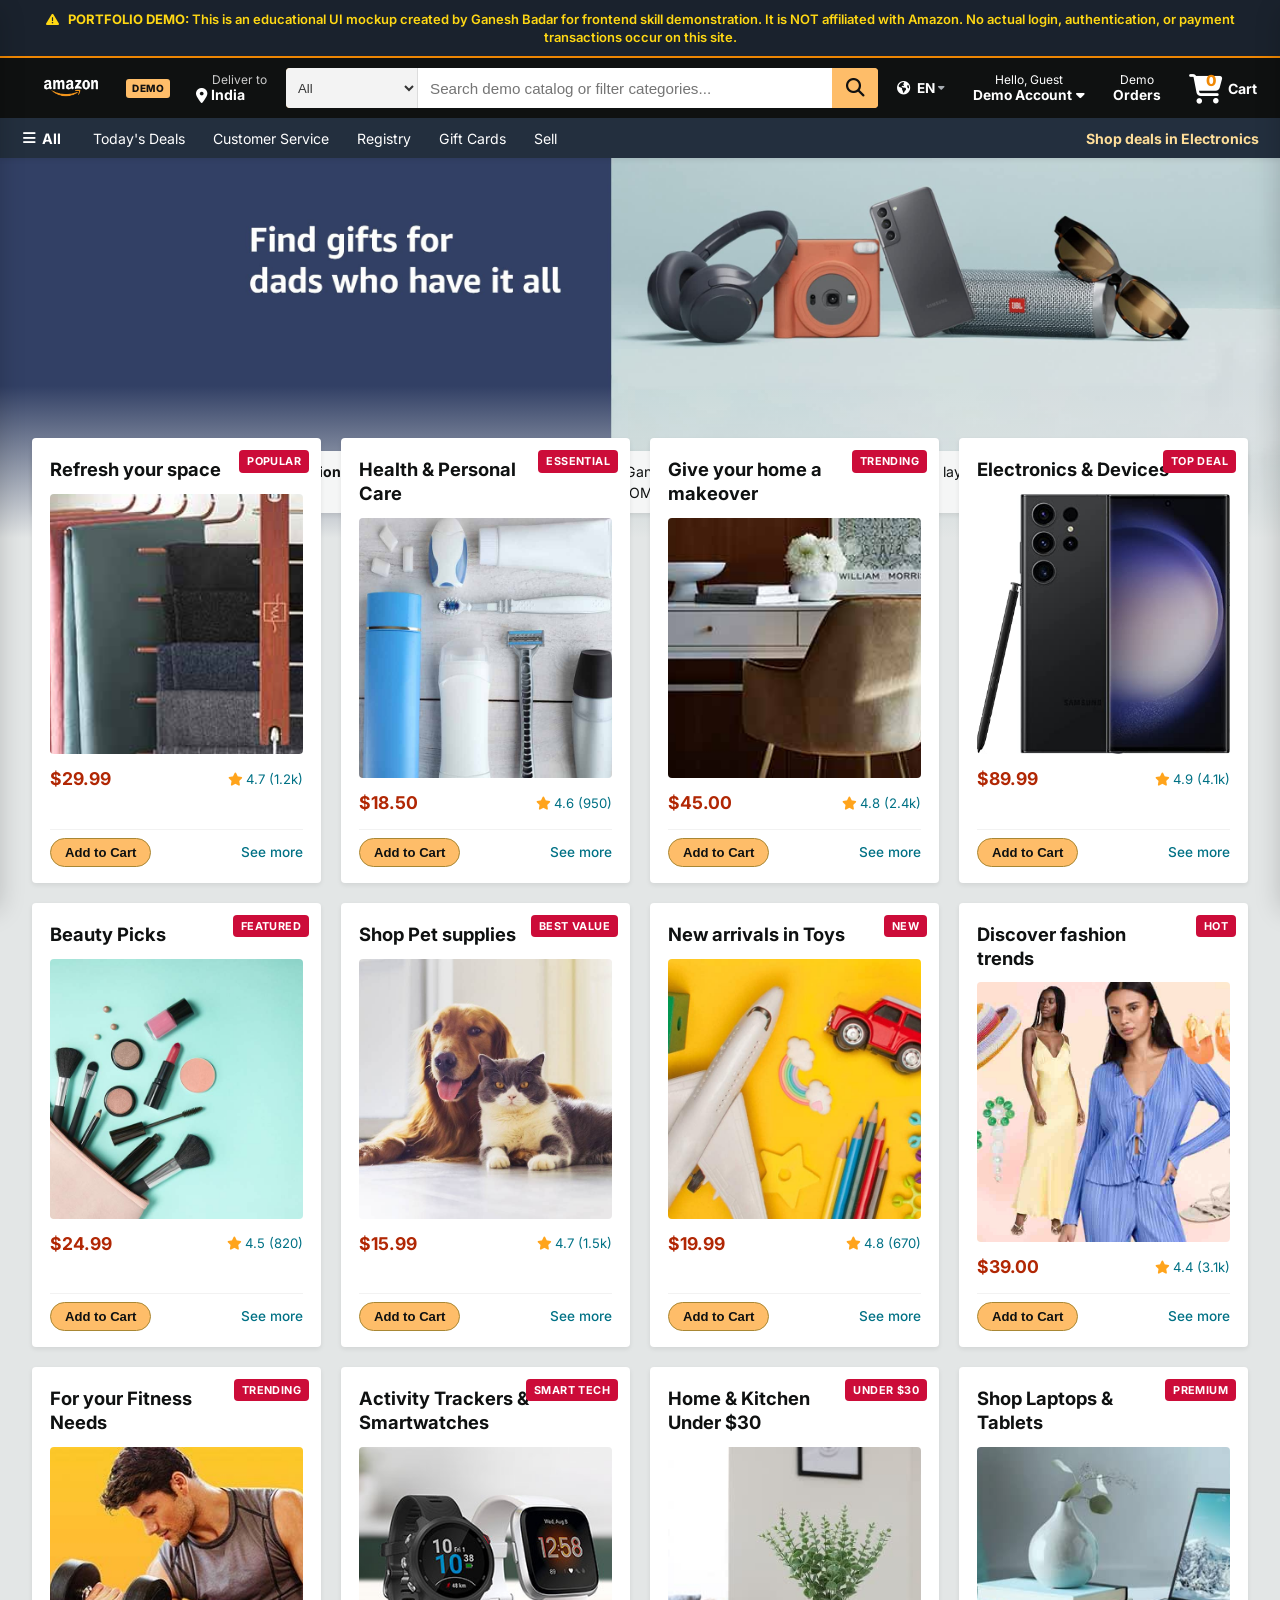
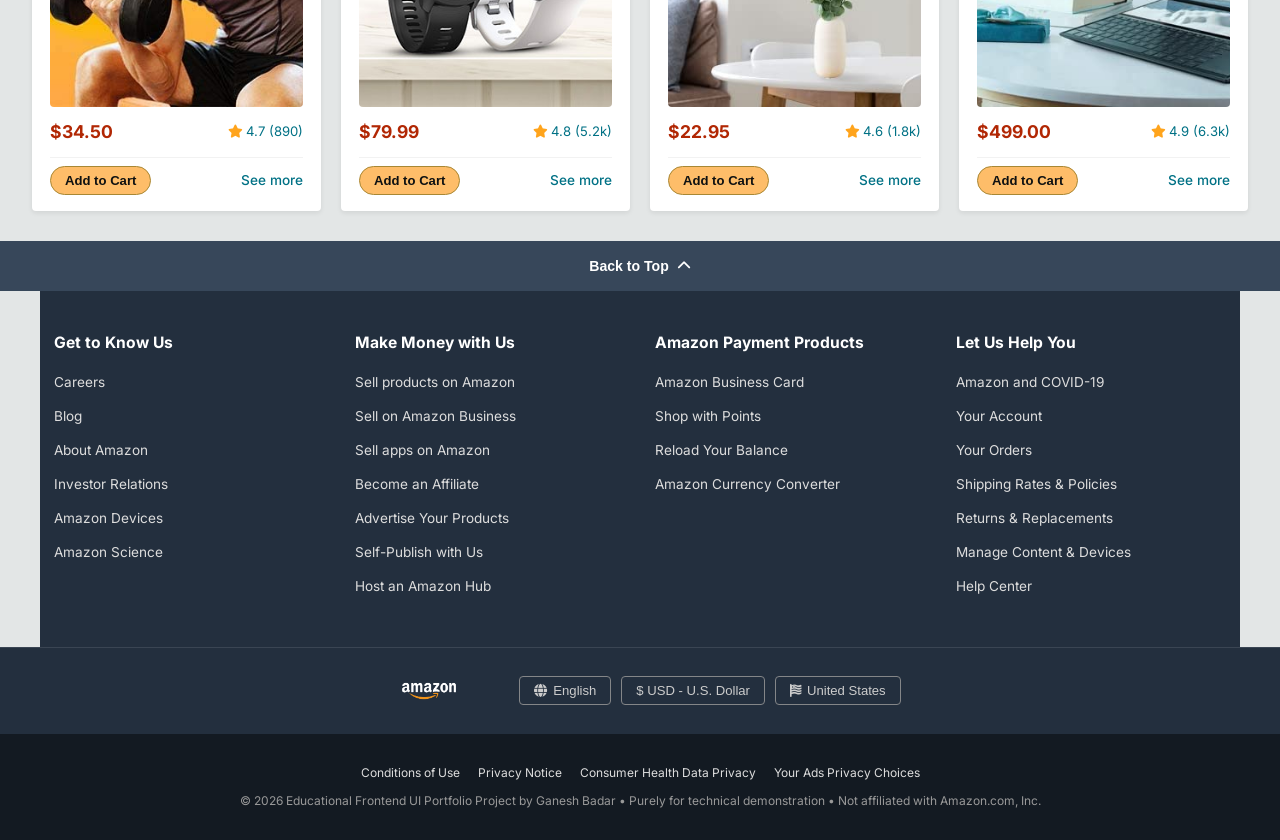
<file: index.html>
<!DOCTYPE html>
<html lang="en">
  <head>
    <meta charset="UTF-8" />
    <meta http-equiv="X-UA-Compatible" content="IE=edge" />
    <meta name="viewport" content="width=device-width, initial-scale=1.0" />
    
    <!-- SEO & Metadata -->
    <title>Educational E-Commerce UI Demo | Frontend Portfolio Showcase</title>
    <meta
      name="description"
      content="Educational E-Commerce UI layout clone built with HTML5, CSS3, and JavaScript by Ganesh Badar for portfolio skill demonstration. Not affiliated with Amazon."
    />
    <meta name="keywords" content="Frontend Portfolio, HTML5, CSS3, JavaScript, Responsive Web Design, UI Clone, Educational Demo" />
    <meta name="author" content="Ganesh Badar" />
    
    <!-- Open Graph / Social Sharing -->
    <meta property="og:title" content="Educational E-Commerce UI Demo | Ganesh Badar" />
    <meta property="og:description" content="Responsive UI demo featuring dynamic search, cart system, and mobile drawer for portfolio review." />
    <meta property="og:type" content="website" />
    
    <!-- Favicon -->
    <link rel="icon" type="image/png" href="amazon_logo.png" />

    <!-- Google Fonts -->
    <link rel="preconnect" href="https://fonts.googleapis.com" />
    <link rel="preconnect" href="https://fonts.gstatic.com" crossorigin />
    <link
      href="https://fonts.googleapis.com/css2?family=Inter:wght@400;500;600;700&display=swap"
      rel="stylesheet"
    />

    <!-- Font Awesome Icons -->
    <link
      rel="stylesheet"
      href="https://cdnjs.cloudflare.com/ajax/libs/font-awesome/6.5.1/css/all.min.css"
      crossorigin="anonymous"
      referrerpolicy="no-referrer"
    />

    <!-- Stylesheet -->
    <link rel="stylesheet" href="style.css" />
  </head>
  <body>
    <!-- Top Skip Link for Accessibility -->
    <a href="#main-content" class="skip-link">Skip to main content</a>

    <!-- EDUCATIONAL DEMO DISCLAIMER BANNER (Prevents Safe Browsing / Phishing False Positives) -->
    <div class="educational-banner" style="background: #1a222d; color: #ffd814; padding: 10px 18px; font-size: 13px; text-align: center; border-bottom: 2px solid #f08804; font-weight: 600; line-height: 1.4;">
      <i class="fa-solid fa-triangle-exclamation" style="margin-right: 6px;"></i>
      <strong>PORTFOLIO DEMO:</strong> This is an educational UI mockup created by Ganesh Badar for frontend skill demonstration. It is NOT affiliated with Amazon. No actual login, authentication, or payment transactions occur on this site.
    </div>

    <!-- Toast Notification -->
    <div id="toast" class="toast" role="alert" aria-live="polite"></div>

    <!-- HEADER / NAVIGATION -->
    <header role="banner">
      <nav class="navbar" aria-label="Main Navigation">
        <!-- Logo with DEMO tag -->
        <a href="index.html" class="nav-logo border" aria-label="Demo E-Commerce Home">
          <div style="display: flex; align-items: center; gap: 5px;">
            <div class="logo" role="img" aria-label="Demo Logo"></div>
            <span style="background: #febd69; color: #111; font-size: 10px; font-weight: 800; padding: 2px 6px; border-radius: 3px; letter-spacing: 0.5px;">DEMO</span>
          </div>
        </a>

        <!-- Deliver to Location -->
        <button
          type="button"
          class="nav-address border"
          id="locationBtn"
          aria-label="Choose delivery location"
        >
          <p class="add-first">Deliver to</p>
          <div class="address-icon">
            <i class="fa-solid fa-location-dot" aria-hidden="true"></i>
            <span class="add-second" id="currentLocation">India</span>
          </div>
        </button>

        <!-- Search Bar with Category Filter -->
        <form class="nav-search" id="searchForm" role="search">
          <label for="searchCategory" class="sr-only">Search Category</label>
          <select class="search-select" id="searchCategory" aria-label="Select category">
            <option value="all">All</option>
            <option value="Electronics">Electronics</option>
            <option value="Home">Home & Kitchen</option>
            <option value="Beauty">Beauty & Health</option>
            <option value="Fashion">Fashion</option>
            <option value="Fitness">Fitness</option>
            <option value="Toys">Toys & Games</option>
          </select>
          
          <label for="searchInput" class="sr-only">Search Products</label>
          <input
            type="text"
            id="searchInput"
            class="search-input"
            placeholder="Search demo catalog or filter categories..."
            autocomplete="off"
            aria-label="Search demo catalog"
          />

          <button
            type="button"
            class="clear-search-btn"
            id="clearSearchBtn"
            aria-label="Clear search"
            style="display: none;"
          >
            <i class="fa-solid fa-xmark" aria-hidden="true"></i>
          </button>

          <button type="submit" class="search-icon" id="searchSubmitBtn" aria-label="Submit search">
            <i class="fa-solid fa-magnifying-glass" aria-hidden="true"></i>
          </button>
        </form>

        <!-- Language Selector -->
        <div class="map-icon border dropdown-trigger" id="langSelector" tabindex="0" role="button" aria-haspopup="true" aria-expanded="false" aria-label="Language selector">
          <i class="fa-solid fa-earth-americas" aria-hidden="true"></i>
          <div class="lang-text">
            <span class="lang-code" id="selectedLang">EN</span>
            <i class="fa-solid fa-caret-down sort-down" aria-hidden="true"></i>
          </div>
          <!-- Language Dropdown -->
          <ul class="dropdown-menu" id="langMenu" role="menu">
            <li role="menuitem" data-lang="EN" class="active"><i class="fa-solid fa-check"></i> English - EN</li>
            <li role="menuitem" data-lang="ES"><i class="fa-solid fa-check"></i> Español - ES</li>
            <li role="menuitem" data-lang="HI"><i class="fa-solid fa-check"></i> हिन्दी - HI</li>
            <li role="menuitem" data-lang="FR"><i class="fa-solid fa-check"></i> Français - FR</li>
          </ul>
        </div>

        <!-- Account Demo -->
        <a href="#demo-account" class="nav-signin border" id="accountBtn" aria-label="Demo Account Showcase">
          <span class="nav-first">Hello, Guest</span>
          <span class="nav-second">Demo Account <i class="fa-solid fa-caret-down" aria-hidden="true"></i></span>
        </a>

        <!-- Returns & Orders -->
        <a href="#orders" class="nav-return border" id="ordersBtn" aria-label="Demo Orders">
          <span class="nav-first">Demo</span>
          <span class="nav-second">Orders</span>
        </a>

        <!-- Cart with Interactive Badge -->
        <button
          type="button"
          class="nav-cart border"
          id="cartBtn"
          aria-label="Shopping Cart, 0 items"
        >
          <div class="cart-icon-container">
            <i class="fa-solid fa-cart-shopping" aria-hidden="true"></i>
            <span class="cart-badge" id="cartCount">0</span>
          </div>
          <span class="cart-label">Cart</span>
        </button>
      </nav>

      <!-- SUB-NAVIGATION / SECONDARY BAR -->
      <div class="panel">
        <button type="button" class="panel-all border" id="openMenuBtn" aria-label="Open All Categories Menu">
          <i class="fa-solid fa-bars" aria-hidden="true"></i>
          <span>All</span>
        </button>

        <ul class="panel-options" role="menubar">
          <li role="none"><a role="menuitem" href="#deals" class="panel-link">Today's Deals</a></li>
          <li role="none"><a role="menuitem" href="#customer-service" class="panel-link">Customer Service</a></li>
          <li role="none"><a role="menuitem" href="#registry" class="panel-link">Registry</a></li>
          <li role="none"><a role="menuitem" href="#gift-cards" class="panel-link">Gift Cards</a></li>
          <li role="none"><a role="menuitem" href="#sell" class="panel-link">Sell</a></li>
        </ul>

        <div class="panel-deals">
          <a href="#electronics-deals" class="panel-link highlight-deal">Shop deals in Electronics</a>
        </div>
      </div>
    </header>

    <!-- SIDE NAVIGATION DRAWER (Amazon-style Sidebar) -->
    <aside id="sideDrawer" class="side-drawer" aria-label="All Categories Menu" aria-hidden="true">
      <div class="drawer-header">
        <i class="fa-solid fa-circle-user" aria-hidden="true"></i>
        <span>Demo Guest Profile</span>
        <button type="button" class="drawer-close-btn" id="closeMenuBtn" aria-label="Close Menu">
          <i class="fa-solid fa-xmark" aria-hidden="true"></i>
        </button>
      </div>
      <div class="drawer-content">
        <div class="drawer-section">
          <h3>Digital Content & Devices</h3>
          <ul>
            <li><a href="#amazon-music">Amazon Music <i class="fa-solid fa-chevron-right"></i></a></li>
            <li><a href="#kindle">Kindle E-readers & Books <i class="fa-solid fa-chevron-right"></i></a></li>
            <li><a href="#appstore">Amazon Appstore <i class="fa-solid fa-chevron-right"></i></a></li>
          </ul>
        </div>
        <div class="drawer-section">
          <h3>Shop by Department</h3>
          <ul>
            <li><a href="#electronics" data-category="Electronics">Electronics <i class="fa-solid fa-chevron-right"></i></a></li>
            <li><a href="#home" data-category="Home">Home & Kitchen <i class="fa-solid fa-chevron-right"></i></a></li>
            <li><a href="#beauty" data-category="Beauty">Beauty & Health <i class="fa-solid fa-chevron-right"></i></a></li>
            <li><a href="#fashion" data-category="Fashion">Fashion & Apparel <i class="fa-solid fa-chevron-right"></i></a></li>
            <li><a href="#fitness" data-category="Fitness">Sports & Fitness <i class="fa-solid fa-chevron-right"></i></a></li>
          </ul>
        </div>
        <div class="drawer-section">
          <h3>Programs & Features</h3>
          <ul>
            <li><a href="#gift-cards">Gift Cards</a></li>
            <li><a href="#amazon-live">Amazon Live</a></li>
            <li><a href="#international">International Shopping</a></li>
          </ul>
        </div>
        <div class="drawer-section">
          <h3>Help & Settings</h3>
          <ul>
            <li><a href="#account">Demo Account Settings</a></li>
            <li><a href="#customer-service">Customer Support Demo</a></li>
            <li><a href="#close" id="sideDrawerCloseLink">Close Menu</a></li>
          </ul>
        </div>
      </div>
    </aside>
    <div id="drawerOverlay" class="drawer-overlay" tabindex="-1"></div>

    <!-- CART SLIDE-OUT DRAWER -->
    <aside id="cartDrawer" class="cart-drawer" aria-label="Shopping Cart Drawer" aria-hidden="true">
      <div class="cart-drawer-header">
        <h2><i class="fa-solid fa-cart-shopping"></i> Shopping Cart</h2>
        <button type="button" class="cart-close-btn" id="closeCartBtn" aria-label="Close Cart">
          <i class="fa-solid fa-xmark"></i>
        </button>
      </div>
      <div class="cart-drawer-body" id="cartDrawerItems">
        <!-- Rendered dynamically via JavaScript -->
        <div class="empty-cart-view">
          <i class="fa-solid fa-basket-shopping empty-icon"></i>
          <p>Your Amazon Cart is empty.</p>
          <small>Check out items below and click "Add to Cart" to start shopping!</small>
        </div>
      </div>
      <div class="cart-drawer-footer" id="cartDrawerFooter">
        <div class="cart-subtotal">
          <span>Subtotal (<span id="cartTotalItems">0</span> items):</span>
          <strong id="cartTotalPrice">$0.00</strong>
        </div>
        <button type="button" class="btn-checkout" id="checkoutBtn">Proceed to Checkout</button>
        <button type="button" class="btn-clear-cart" id="clearCartBtn">Clear Cart</button>
      </div>
    </aside>
    <div id="cartOverlay" class="drawer-overlay" tabindex="-1"></div>

    <!-- LOCATION MODAL -->
    <div id="locationModal" class="modal" role="dialog" aria-modal="true" aria-labelledby="modalTitle" aria-hidden="true">
      <div class="modal-dialog">
        <div class="modal-header">
          <h3 id="modalTitle">Choose your delivery location</h3>
          <button type="button" class="modal-close" id="closeLocationModal" aria-label="Close modal">
            <i class="fa-solid fa-xmark"></i>
          </button>
        </div>
        <div class="modal-body">
          <p class="modal-subtitle">Delivery options and delivery speeds may vary for different locations.</p>
          <div class="form-group">
            <label for="countrySelect">Select Country / Region:</label>
            <select id="countrySelect" class="form-control">
              <option value="India">India</option>
              <option value="United States">United States</option>
              <option value="United Kingdom">United Kingdom</option>
              <option value="Canada">Canada</option>
              <option value="Germany">Germany</option>
              <option value="Australia">Australia</option>
            </select>
          </div>
          <div class="form-group">
            <label for="pincodeInput">Or enter a postal code:</label>
            <div class="pincode-row">
              <input type="text" id="pincodeInput" class="form-control" placeholder="e.g. 110001 or 90210" maxlength="10" />
              <button type="button" class="btn-apply" id="applyPincodeBtn">Apply</button>
            </div>
          </div>
        </div>
        <div class="modal-footer">
          <button type="button" class="btn-save-location" id="saveLocationBtn">Done</button>
        </div>
      </div>
    </div>
    <div id="modalOverlay" class="drawer-overlay" tabindex="-1"></div>

    <!-- MAIN CONTENT -->
    <main id="main-content" role="main">
      <!-- HERO BANNER SECTION -->
      <section class="hero-section" aria-label="Hero Promotion Banner">
        <div class="hero-msg" role="region" aria-label="Educational Notice">
          <p>
            You are currently browsing an <strong>Educational E-Commerce UI Prototype</strong> designed by Ganesh Badar.
            Demonstrating modern CSS Grid layouts, fluid responsiveness, and Vanilla JavaScript DOM interactivity.
          </p>
        </div>
      </section>

      <!-- FILTER STATUS BAR (Appears on Search / Filter) -->
      <section class="filter-status-bar" id="filterStatusBar" style="display: none;">
        <span id="filterStatusText">Showing all results</span>
        <button type="button" id="resetFilterBtn" class="btn-reset-filter">
          <i class="fa-solid fa-rotate-left"></i> Reset Filter
        </button>
      </section>

      <!-- CMS-DRIVEN PRODUCT SHOP SECTION -->
      <section class="shop-section" id="shopSection" aria-label="Product Categories & Deals">
        <!-- Rendered dynamically by app.js (CMS Hydration) with fallback markup -->

        <!-- Card 1 -->
        <article class="box" data-id="1" data-category="Home" data-title="Refresh your space">
          <div class="box-content">
            <span class="box-badge">Popular</span>
            <h2>Refresh your space</h2>
            <div class="box-img" style="background-image: url('box1_image.jpg')" role="img" aria-label="Refresh your space"></div>
            <div class="box-meta">
              <span class="box-price">$29.99</span>
              <span class="box-rating"><i class="fa-solid fa-star"></i> 4.7 (1.2k)</span>
            </div>
            <div class="box-actions">
              <button type="button" class="btn-add-cart" data-id="1">Add to Cart</button>
              <a href="#see-more-1" class="see-more-link">See more</a>
            </div>
          </div>
        </article>

        <!-- Card 2 -->
        <article class="box" data-id="2" data-category="Beauty" data-title="Health & Personal Care">
          <div class="box-content">
            <span class="box-badge">Essential</span>
            <h2>Health & Personal Care</h2>
            <div class="box-img" style="background-image: url('box2_image.jpg')" role="img" aria-label="Health and Personal Care"></div>
            <div class="box-meta">
              <span class="box-price">$18.50</span>
              <span class="box-rating"><i class="fa-solid fa-star"></i> 4.6 (950)</span>
            </div>
            <div class="box-actions">
              <button type="button" class="btn-add-cart" data-id="2">Add to Cart</button>
              <a href="#see-more-2" class="see-more-link">See more</a>
            </div>
          </div>
        </article>

        <!-- Card 3 -->
        <article class="box" data-id="3" data-category="Home" data-title="Give your home a makeover">
          <div class="box-content">
            <span class="box-badge">Trending</span>
            <h2>Give your home a makeover</h2>
            <div class="box-img" style="background-image: url('box3_image.jpg')" role="img" aria-label="Give your home a makeover"></div>
            <div class="box-meta">
              <span class="box-price">$45.00</span>
              <span class="box-rating"><i class="fa-solid fa-star"></i> 4.8 (2.4k)</span>
            </div>
            <div class="box-actions">
              <button type="button" class="btn-add-cart" data-id="3">Add to Cart</button>
              <a href="#see-more-3" class="see-more-link">See more</a>
            </div>
          </div>
        </article>

        <!-- Card 4 -->
        <article class="box" data-id="4" data-category="Electronics" data-title="Electronics & Devices">
          <div class="box-content">
            <span class="box-badge">Top Deal</span>
            <h2>Electronics & Devices</h2>
            <div class="box-img" style="background-image: url('box4_image.jpg')" role="img" aria-label="Electronics and Devices"></div>
            <div class="box-meta">
              <span class="box-price">$89.99</span>
              <span class="box-rating"><i class="fa-solid fa-star"></i> 4.9 (4.1k)</span>
            </div>
            <div class="box-actions">
              <button type="button" class="btn-add-cart" data-id="4">Add to Cart</button>
              <a href="#see-more-4" class="see-more-link">See more</a>
            </div>
          </div>
        </article>

        <!-- Card 5 -->
        <article class="box" data-id="5" data-category="Beauty" data-title="Beauty Picks">
          <div class="box-content">
            <span class="box-badge">Featured</span>
            <h2>Beauty Picks</h2>
            <div class="box-img" style="background-image: url('box5_image.jpg')" role="img" aria-label="Beauty Picks"></div>
            <div class="box-meta">
              <span class="box-price">$24.99</span>
              <span class="box-rating"><i class="fa-solid fa-star"></i> 4.5 (820)</span>
            </div>
            <div class="box-actions">
              <button type="button" class="btn-add-cart" data-id="5">Add to Cart</button>
              <a href="#see-more-5" class="see-more-link">See more</a>
            </div>
          </div>
        </article>

        <!-- Card 6 -->
        <article class="box" data-id="6" data-category="Home" data-title="Shop Pet supplies">
          <div class="box-content">
            <span class="box-badge">Best Value</span>
            <h2>Shop Pet supplies</h2>
            <div class="box-img" style="background-image: url('box6_image.jpg')" role="img" aria-label="Shop Pet supplies"></div>
            <div class="box-meta">
              <span class="box-price">$15.99</span>
              <span class="box-rating"><i class="fa-solid fa-star"></i> 4.7 (1.5k)</span>
            </div>
            <div class="box-actions">
              <button type="button" class="btn-add-cart" data-id="6">Add to Cart</button>
              <a href="#see-more-6" class="see-more-link">See more</a>
            </div>
          </div>
        </article>

        <!-- Card 7 -->
        <article class="box" data-id="7" data-category="Toys" data-title="New arrivals in Toys">
          <div class="box-content">
            <span class="box-badge">New</span>
            <h2>New arrivals in Toys</h2>
            <div class="box-img" style="background-image: url('box7_image.jpg')" role="img" aria-label="New arrivals in Toys"></div>
            <div class="box-meta">
              <span class="box-price">$19.99</span>
              <span class="box-rating"><i class="fa-solid fa-star"></i> 4.8 (670)</span>
            </div>
            <div class="box-actions">
              <button type="button" class="btn-add-cart" data-id="7">Add to Cart</button>
              <a href="#see-more-7" class="see-more-link">See more</a>
            </div>
          </div>
        </article>

        <!-- Card 8 -->
        <article class="box" data-id="8" data-category="Fashion" data-title="Discover fashion trends">
          <div class="box-content">
            <span class="box-badge">Hot</span>
            <h2>Discover fashion trends</h2>
            <div class="box-img" style="background-image: url('box8_image.jpg')" role="img" aria-label="Discover fashion trends"></div>
            <div class="box-meta">
              <span class="box-price">$39.00</span>
              <span class="box-rating"><i class="fa-solid fa-star"></i> 4.4 (3.1k)</span>
            </div>
            <div class="box-actions">
              <button type="button" class="btn-add-cart" data-id="8">Add to Cart</button>
              <a href="#see-more-8" class="see-more-link">See more</a>
            </div>
          </div>
        </article>

        <!-- Card 9 -->
        <article class="box" data-id="9" data-category="Fitness" data-title="For your Fitness Needs">
          <div class="box-content">
            <span class="box-badge">Trending</span>
            <h2>For your Fitness Needs</h2>
            <div class="box-img" style="background-image: url('box9_image.jpg')" role="img" aria-label="For your Fitness Needs"></div>
            <div class="box-meta">
              <span class="box-price">$34.50</span>
              <span class="box-rating"><i class="fa-solid fa-star"></i> 4.7 (890)</span>
            </div>
            <div class="box-actions">
              <button type="button" class="btn-add-cart" data-id="9">Add to Cart</button>
              <a href="#see-more-9" class="see-more-link">See more</a>
            </div>
          </div>
        </article>

        <!-- Card 10 -->
        <article class="box" data-id="10" data-category="Electronics" data-title="Activity Trackers & Smartwatches">
          <div class="box-content">
            <span class="box-badge">Smart Tech</span>
            <h2>Activity Trackers & Smartwatches</h2>
            <div class="box-img" style="background-image: url('box10_image.jpg')" role="img" aria-label="Activity trackers and smartwatches"></div>
            <div class="box-meta">
              <span class="box-price">$79.99</span>
              <span class="box-rating"><i class="fa-solid fa-star"></i> 4.8 (5.2k)</span>
            </div>
            <div class="box-actions">
              <button type="button" class="btn-add-cart" data-id="10">Add to Cart</button>
              <a href="#see-more-10" class="see-more-link">See more</a>
            </div>
          </div>
        </article>

        <!-- Card 11 -->
        <article class="box" data-id="11" data-category="Home" data-title="Home & Kitchen Under $30">
          <div class="box-content">
            <span class="box-badge">Under $30</span>
            <h2>Home & Kitchen Under $30</h2>
            <div class="box-img" style="background-image: url('box11_image.jpg')" role="img" aria-label="Home and Kitchen under 30 dollars"></div>
            <div class="box-meta">
              <span class="box-price">$22.95</span>
              <span class="box-rating"><i class="fa-solid fa-star"></i> 4.6 (1.8k)</span>
            </div>
            <div class="box-actions">
              <button type="button" class="btn-add-cart" data-id="11">Add to Cart</button>
              <a href="#see-more-11" class="see-more-link">See more</a>
            </div>
          </div>
        </article>

        <!-- Card 12 -->
        <article class="box" data-id="12" data-category="Electronics" data-title="Shop Laptops & Tablets">
          <div class="box-content">
            <span class="box-badge">Premium</span>
            <h2>Shop Laptops & Tablets</h2>
            <div class="box-img" style="background-image: url('box12_image.jpg')" role="img" aria-label="Shop Laptops and Tablets"></div>
            <div class="box-meta">
              <span class="box-price">$499.00</span>
              <span class="box-rating"><i class="fa-solid fa-star"></i> 4.9 (6.3k)</span>
            </div>
            <div class="box-actions">
              <button type="button" class="btn-add-cart" data-id="12">Add to Cart</button>
              <a href="#see-more-12" class="see-more-link">See more</a>
            </div>
          </div>
        </article>
      </section>

      <!-- EMPTY SEARCH STATE (Hidden by default) -->
      <section class="no-results-view" id="noResultsView" style="display: none;">
        <i class="fa-solid fa-magnifying-glass"></i>
        <h3>No matching products found</h3>
        <p>Try checking your spelling or using more general search terms.</p>
        <button type="button" class="btn-reset-filter" id="noResultsResetBtn">Show All Products</button>
      </section>
    </main>

    <!-- FOOTER -->
    <footer role="contentinfo">
      <!-- Back to Top Button -->
      <button type="button" class="foot-panel1" id="backToTopBtn" aria-label="Back to top of page">
        Back to Top <i class="fa-solid fa-chevron-up" aria-hidden="true"></i>
      </button>

      <!-- Navigation Links Grid -->
      <div class="foot-panel2">
        <div class="foot-column">
          <h3>Get to Know Us</h3>
          <ul>
            <li><a href="#careers">Careers</a></li>
            <li><a href="#blog">Blog</a></li>
            <li><a href="#about">About Amazon</a></li>
            <li><a href="#investors">Investor Relations</a></li>
            <li><a href="#devices">Amazon Devices</a></li>
            <li><a href="#science">Amazon Science</a></li>
          </ul>
        </div>

        <div class="foot-column">
          <h3>Make Money with Us</h3>
          <ul>
            <li><a href="#sell">Sell products on Amazon</a></li>
            <li><a href="#business">Sell on Amazon Business</a></li>
            <li><a href="#apps">Sell apps on Amazon</a></li>
            <li><a href="#affiliate">Become an Affiliate</a></li>
            <li><a href="#advertise">Advertise Your Products</a></li>
            <li><a href="#self-publish">Self-Publish with Us</a></li>
            <li><a href="#hub">Host an Amazon Hub</a></li>
          </ul>
        </div>

        <div class="foot-column">
          <h3>Amazon Payment Products</h3>
          <ul>
            <li><a href="#business-card">Amazon Business Card</a></li>
            <li><a href="#points">Shop with Points</a></li>
            <li><a href="#reload">Reload Your Balance</a></li>
            <li><a href="#currency">Amazon Currency Converter</a></li>
          </ul>
        </div>

        <div class="foot-column">
          <h3>Let Us Help You</h3>
          <ul>
            <li><a href="#covid">Amazon and COVID-19</a></li>
            <li><a href="#account">Your Account</a></li>
            <li><a href="#orders">Your Orders</a></li>
            <li><a href="#shipping">Shipping Rates & Policies</a></li>
            <li><a href="#returns">Returns & Replacements</a></li>
            <li><a href="#devices-manage">Manage Content & Devices</a></li>
            <li><a href="#help">Help Center</a></li>
          </ul>
        </div>
      </div>

      <!-- Footer Brand Logo & Settings -->
      <div class="foot-panel3">
        <div class="logo" role="img" aria-label="Amazon Logo"></div>
        <div class="foot-selectors">
          <button type="button" class="foot-btn" id="footLangBtn">
            <i class="fa-solid fa-globe"></i> English
          </button>
          <button type="button" class="foot-btn" id="footCurrencyBtn">
            $ USD - U.S. Dollar
          </button>
          <button type="button" class="foot-btn" id="footCountryBtn">
            <i class="fa-solid fa-flag-usa"></i> United States
          </button>
        </div>
      </div>

      <!-- Legal Links & Copyright -->
      <div class="foot-panel4">
        <div class="pages">
          <a href="#conditions">Conditions of Use</a>
          <a href="#privacy">Privacy Notice</a>
          <a href="#ads">Consumer Health Data Privacy</a>
          <a href="#choices">Your Ads Privacy Choices</a>
        </div>
        <div class="copyright">
          &copy; 2026 Educational Frontend UI Portfolio Project by Ganesh Badar &bull; Purely for technical demonstration &bull; Not affiliated with Amazon.com, Inc.
        </div>
      </div>
    </footer>

    <!-- Vanilla JavaScript Logic -->
    <script src="app.js"></script>
  </body>
</html>
</file>
<file: style.css>
/* ==========================================================================
   AMAZON CLONE UI - CORE DESIGN SYSTEM & STYLESHEET
   Tech Stack: HTML5, CSS3, JavaScript
   Architecture: Modular CSS with Custom Properties & Fluid Responsiveness
   ========================================================================== */

/* --------------------------------------------------------------------------
   1. CSS RESET & DESIGN TOKENS
   -------------------------------------------------------------------------- */
:root {
  /* Brand Palette */
  --amazon-nav-bg: #131921;
  --amazon-nav-belt: #0f1111;
  --amazon-subnav-bg: #232f3e;
  --amazon-yellow: #febd69;
  --amazon-yellow-hover: #f3a847;
  --amazon-orange: #f08804;
  --amazon-orange-hover: #d67400;
  --amazon-link: #007185;
  --amazon-link-hover: #c7511f;
  --amazon-body-bg: #e3e6e6;
  --amazon-card-bg: #ffffff;
  
  /* Text Colors */
  --text-primary: #0f1111;
  --text-secondary: #565959;
  --text-white: #ffffff;
  --text-muted: #cccccc;

  /* Elevation & Shadows */
  --shadow-sm: 0 2px 5px rgba(0, 0, 0, 0.08);
  --shadow-md: 0 4px 12px rgba(0, 0, 0, 0.12);
  --shadow-lg: 0 10px 24px rgba(0, 0, 0, 0.18);
  --shadow-search-focus: 0 0 0 3px rgba(240, 136, 4, 0.35);

  /* Transitions */
  --transition-fast: 0.15s ease-in-out;
  --transition-normal: 0.25s ease-in-out;
  --transition-drawer: 0.35s cubic-bezier(0.16, 1, 0.3, 1);

  /* Radii */
  --radius-sm: 4px;
  --radius-md: 8px;
  --radius-full: 9999px;
}

*,
*::before,
*::after {
  margin: 0;
  padding: 0;
  box-sizing: border-box; /* Fixed syntax from original border: border-box */
}

html {
  scroll-behavior: smooth;
  font-size: 16px;
}

body {
  font-family: 'Inter', -apple-system, BlinkMacSystemFont, 'Segoe UI', Roboto, Helvetica, Arial, sans-serif;
  background-color: var(--amazon-body-bg);
  color: var(--text-primary);
  line-height: 1.5;
  min-height: 100vh;
  display: flex;
  flex-direction: column;
  overflow-x: hidden;
}

/* Screen reader only utility */
.sr-only {
  position: absolute;
  width: 1px;
  height: 1px;
  padding: 0;
  margin: -1px;
  overflow: hidden;
  clip: rect(0, 0, 0, 0);
  border: 0;
}

/* Accessibility skip link */
.skip-link {
  position: absolute;
  top: -60px;
  left: 10px;
  background: var(--amazon-yellow);
  color: var(--amazon-nav-bg);
  padding: 10px 16px;
  font-weight: 700;
  border-radius: var(--radius-sm);
  z-index: 9999;
  text-decoration: none;
  transition: top 0.2s ease;
}
.skip-link:focus {
  top: 10px;
}

/* --------------------------------------------------------------------------
   2. REUSABLE UTILITIES & BUTTONS
   -------------------------------------------------------------------------- */
.border {
  border: 1px solid transparent;
  border-radius: var(--radius-sm);
  padding: 6px 8px;
  cursor: pointer;
  transition: border-color var(--transition-fast);
  background: transparent;
  color: inherit;
  font: inherit;
  text-decoration: none;
  display: inline-flex;
  align-items: center;
}

.border:hover,
.border:focus-visible {
  border: 1px solid var(--text-white);
  outline: none;
}

/* --------------------------------------------------------------------------
   3. HEADER & PRIMARY NAVBAR
   -------------------------------------------------------------------------- */
header {
  position: sticky;
  top: 0;
  z-index: 100;
  box-shadow: var(--shadow-sm);
}

.navbar {
  height: 60px;
  background-color: var(--amazon-nav-belt);
  color: var(--text-white);
  display: flex;
  align-items: center;
  justify-content: space-between;
  padding: 0 14px;
  gap: 10px;
}

/* Logo */
.nav-logo {
  height: 50px;
  display: flex;
  align-items: center;
  justify-content: center;
  padding: 4px 6px;
}

.logo {
  background-image: url('amazon_logo.png');
  background-size: contain;
  background-position: center;
  background-repeat: no-repeat;
  height: 38px;
  width: 100px;
}

/* Delivery Address */
.nav-address {
  display: flex;
  flex-direction: column;
  justify-content: center;
  align-items: flex-start;
  text-align: left;
  line-height: 1.2;
}

.add-first {
  color: var(--text-muted);
  font-size: 0.75rem; /* Fixed syntax error */
  margin-left: 16px;
}

.address-icon {
  display: flex;
  align-items: center;
  gap: 4px;
}

.address-icon i {
  font-size: 0.95rem;
}

.add-second {
  font-size: 0.88rem;
  font-weight: 700;
  max-width: 90px;
  white-space: nowrap;
  overflow: hidden;
  text-overflow: ellipsis;
}

/* Search Bar */
.nav-search {
  display: flex;
  flex: 1;
  max-width: 800px;
  height: 40px;
  background-color: var(--amazon-yellow);
  border-radius: var(--radius-sm);
  position: relative;
  transition: box-shadow var(--transition-fast);
}

.nav-search:focus-within {
  box-shadow: var(--shadow-search-focus);
}

.search-select {
  background-color: #f3f3f3;
  color: #333333;
  width: auto;
  min-width: 52px;
  padding: 0 8px;
  font-size: 0.82rem;
  border: none;
  border-top-left-radius: var(--radius-sm);
  border-bottom-left-radius: var(--radius-sm);
  border-right: 1px solid #dcdcdc;
  cursor: pointer;
  outline: none;
}
.search-select:hover {
  background-color: #e6e6e6;
}

.search-input {
  flex: 1;
  padding: 0 12px;
  font-size: 0.95rem;
  border: none;
  outline: none;
  color: var(--text-primary);
  background-color: #ffffff;
}

.clear-search-btn {
  background: #ffffff;
  border: none;
  padding: 0 10px;
  color: #888888;
  cursor: pointer;
  display: flex;
  align-items: center;
  justify-content: center;
  transition: color var(--transition-fast);
}
.clear-search-btn:hover {
  color: #222222;
}

.search-icon {
  width: 46px;
  display: flex;
  justify-content: center;
  align-items: center;
  font-size: 1.15rem;
  color: #111111;
  background-color: var(--amazon-yellow);
  border: none;
  border-top-right-radius: var(--radius-sm);
  border-bottom-right-radius: var(--radius-sm);
  cursor: pointer;
  transition: background-color var(--transition-fast);
}

.search-icon:hover {
  background-color: var(--amazon-yellow-hover);
}

/* Language Selector */
.map-icon {
  position: relative;
  display: flex;
  align-items: center;
  gap: 6px;
  font-size: 0.85rem;
}

.lang-text {
  display: flex;
  align-items: center;
  gap: 3px;
  font-weight: 700;
}

.sort-down {
  font-size: 0.65rem;
  color: #a7acb2;
}

.dropdown-menu {
  position: absolute;
  top: 100%;
  left: 0;
  background-color: #ffffff;
  color: var(--text-primary);
  box-shadow: var(--shadow-md);
  border-radius: var(--radius-sm);
  border: 1px solid #dddddd;
  list-style: none;
  width: 150px;
  padding: 6px 0;
  display: none;
  z-index: 1000;
}

.dropdown-menu.show {
  display: block;
}

.dropdown-menu li {
  padding: 8px 14px;
  font-size: 0.85rem;
  display: flex;
  align-items: center;
  gap: 8px;
  cursor: pointer;
  transition: background-color var(--transition-fast);
}

.dropdown-menu li:hover {
  background-color: #f0f2f2;
  color: var(--amazon-link);
}

.dropdown-menu li i {
  visibility: hidden;
  font-size: 0.75rem;
  color: var(--amazon-orange);
}

.dropdown-menu li.active i {
  visibility: visible;
}

/* Account & Orders Links */
.nav-signin,
.nav-return {
  display: flex;
  flex-direction: column;
  justify-content: center;
  line-height: 1.2;
}

.nav-first {
  font-size: 0.75rem;
  color: var(--text-white);
}

.nav-second {
  font-size: 0.86rem;
  font-weight: 700;
  color: var(--text-white);
  display: flex;
  align-items: center;
  gap: 4px;
}

/* Cart Button & Live Counter */
.nav-cart {
  display: flex;
  align-items: center;
  gap: 6px;
  position: relative;
}

.cart-icon-container {
  position: relative;
  display: flex;
  align-items: center;
}

.cart-icon-container i {
  font-size: 1.85rem;
}

.cart-badge {
  position: absolute;
  top: -4px;
  left: 13px;
  color: var(--amazon-orange);
  font-size: 0.95rem;
  font-weight: 800;
  min-width: 18px;
  text-align: center;
}

.cart-label {
  font-size: 0.88rem;
  font-weight: 700;
}

/* --------------------------------------------------------------------------
   4. SECONDARY NAVIGATION / SUB-PANEL
   -------------------------------------------------------------------------- */
.panel {
  height: 40px;
  background-color: var(--amazon-subnav-bg);
  display: flex;
  color: var(--text-white);
  align-items: center;
  padding: 0 14px;
  gap: 16px;
  font-size: 0.88rem;
  overflow-x: auto;
  white-space: nowrap;
}

.panel-all {
  display: flex;
  align-items: center;
  gap: 6px;
  font-weight: 700;
  font-size: 0.9rem;
}

.panel-options {
  display: flex;
  list-style: none;
  gap: 14px;
  align-items: center;
}

.panel-link {
  color: var(--text-white);
  text-decoration: none;
  padding: 5px 6px;
  border: 1px solid transparent;
  border-radius: var(--radius-sm);
  transition: border-color var(--transition-fast);
}

.panel-link:hover {
  border-color: var(--text-white);
}

.panel-deals {
  margin-left: auto;
}

.highlight-deal {
  font-weight: 700;
  color: #ffde99;
}

/* --------------------------------------------------------------------------
   5. SIDE NAVIGATION DRAWER (Amazon 'All' Menu)
   -------------------------------------------------------------------------- */
.side-drawer {
  position: fixed;
  top: 0;
  left: 0;
  width: 360px;
  max-width: 85vw;
  height: 100vh;
  background-color: #ffffff;
  z-index: 1000;
  transform: translateX(-100%);
  transition: transform var(--transition-drawer);
  display: flex;
  flex-direction: column;
  box-shadow: var(--shadow-lg);
}

.side-drawer.open {
  transform: translateX(0);
}

.drawer-header {
  height: 54px;
  background-color: var(--amazon-subnav-bg);
  color: var(--text-white);
  display: flex;
  align-items: center;
  padding: 0 20px;
  gap: 12px;
  font-size: 1.15rem;
  font-weight: 700;
}

.drawer-header i {
  font-size: 1.6rem;
}

.drawer-close-btn {
  margin-left: auto;
  background: transparent;
  border: none;
  color: var(--text-white);
  font-size: 1.4rem;
  cursor: pointer;
  padding: 4px;
  display: flex;
  align-items: center;
}

.drawer-content {
  flex: 1;
  overflow-y: auto;
  padding: 16px 0;
}

.drawer-section {
  border-bottom: 1px solid #e7e7e7;
  padding-bottom: 14px;
  margin-bottom: 14px;
}

.drawer-section h3 {
  font-size: 0.95rem;
  color: #111111;
  font-weight: 700;
  padding: 8px 24px;
  text-transform: uppercase;
  letter-spacing: 0.5px;
}

.drawer-section ul {
  list-style: none;
}

.drawer-section li a {
  display: flex;
  justify-content: space-between;
  align-items: center;
  padding: 10px 24px;
  color: #333333;
  text-decoration: none;
  font-size: 0.9rem;
  transition: background-color var(--transition-fast), color var(--transition-fast);
}

.drawer-section li a:hover {
  background-color: #f1f2f2;
  color: var(--amazon-link);
}

.drawer-section li a i {
  font-size: 0.75rem;
  color: #888888;
}

/* Drawers backdrop overlay */
.drawer-overlay {
  position: fixed;
  top: 0;
  left: 0;
  width: 100vw;
  height: 100vh;
  background-color: rgba(0, 0, 0, 0.65);
  backdrop-filter: blur(2px);
  z-index: 999;
  opacity: 0;
  visibility: hidden;
  transition: opacity var(--transition-normal);
}

.drawer-overlay.open {
  opacity: 1;
  visibility: visible;
}

/* --------------------------------------------------------------------------
   6. CART SLIDE-OUT DRAWER
   -------------------------------------------------------------------------- */
.cart-drawer {
  position: fixed;
  top: 0;
  right: 0;
  width: 420px;
  max-width: 90vw;
  height: 100vh;
  background-color: #ffffff;
  z-index: 1000;
  transform: translateX(100%);
  transition: transform var(--transition-drawer);
  display: flex;
  flex-direction: column;
  box-shadow: var(--shadow-lg);
}

.cart-drawer.open {
  transform: translateX(0);
}

.cart-drawer-header {
  height: 60px;
  background-color: var(--amazon-nav-belt);
  color: var(--text-white);
  display: flex;
  align-items: center;
  justify-content: space-between;
  padding: 0 20px;
}

.cart-drawer-header h2 {
  font-size: 1.15rem;
  display: flex;
  align-items: center;
  gap: 10px;
}

.cart-close-btn {
  background: transparent;
  border: none;
  color: var(--text-white);
  font-size: 1.3rem;
  cursor: pointer;
}

.cart-drawer-body {
  flex: 1;
  overflow-y: auto;
  padding: 18px;
  background-color: #f8f9f9;
}

.empty-cart-view {
  text-align: center;
  padding: 60px 20px;
  color: var(--text-secondary);
}

.empty-cart-view .empty-icon {
  font-size: 3.5rem;
  color: #cccccc;
  margin-bottom: 14px;
}

.empty-cart-view p {
  font-size: 1.1rem;
  font-weight: 700;
  color: var(--text-primary);
  margin-bottom: 6px;
}

.cart-item-card {
  display: flex;
  gap: 12px;
  background: #ffffff;
  padding: 14px;
  border-radius: var(--radius-md);
  margin-bottom: 12px;
  box-shadow: var(--shadow-sm);
  align-items: center;
}

.cart-item-img {
  width: 65px;
  height: 65px;
  background-size: cover;
  background-position: center;
  border-radius: var(--radius-sm);
  border: 1px solid #eeeeee;
  flex-shrink: 0;
}

.cart-item-info {
  flex: 1;
}

.cart-item-title {
  font-size: 0.9rem;
  font-weight: 600;
  margin-bottom: 4px;
}

.cart-item-price {
  font-size: 0.95rem;
  font-weight: 700;
  color: #b12704;
}

.cart-item-controls {
  display: flex;
  align-items: center;
  gap: 8px;
  margin-top: 6px;
}

.btn-qty {
  width: 24px;
  height: 24px;
  border: 1px solid #cccccc;
  background: #f0f2f2;
  border-radius: var(--radius-sm);
  cursor: pointer;
  font-weight: 700;
  display: inline-flex;
  align-items: center;
  justify-content: center;
}

.btn-remove-item {
  background: transparent;
  border: none;
  color: var(--amazon-link);
  font-size: 0.78rem;
  cursor: pointer;
  margin-left: auto;
  text-decoration: underline;
}

.cart-drawer-footer {
  padding: 18px 20px;
  border-top: 1px solid #e3e6e6;
  background-color: #ffffff;
}

.cart-subtotal {
  display: flex;
  justify-content: space-between;
  align-items: center;
  font-size: 1.05rem;
  margin-bottom: 14px;
}

.btn-checkout {
  width: 100%;
  padding: 12px;
  background-color: var(--amazon-yellow);
  color: var(--text-primary);
  font-weight: 700;
  font-size: 0.95rem;
  border: none;
  border-radius: var(--radius-full);
  cursor: pointer;
  box-shadow: var(--shadow-sm);
  transition: background-color var(--transition-fast);
}

.btn-checkout:hover {
  background-color: var(--amazon-yellow-hover);
}

.btn-clear-cart {
  width: 100%;
  padding: 8px;
  background: transparent;
  color: var(--text-secondary);
  border: 1px solid #d5d9d9;
  border-radius: var(--radius-full);
  font-size: 0.85rem;
  margin-top: 8px;
  cursor: pointer;
}

/* --------------------------------------------------------------------------
   7. LOCATION MODAL
   -------------------------------------------------------------------------- */
.modal {
  position: fixed;
  top: 0;
  left: 0;
  width: 100vw;
  height: 100vh;
  z-index: 1001;
  display: flex;
  align-items: center;
  justify-content: center;
  opacity: 0;
  visibility: hidden;
  transition: opacity var(--transition-normal);
}

.modal.open {
  opacity: 1;
  visibility: visible;
}

.modal-dialog {
  background: #ffffff;
  width: 440px;
  max-width: 90vw;
  border-radius: var(--radius-md);
  box-shadow: var(--shadow-lg);
  overflow: hidden;
  animation: modalScale 0.25s ease-out;
}

@keyframes modalScale {
  from {
    transform: scale(0.92);
  }
  to {
    transform: scale(1);
  }
}

.modal-header {
  background-color: #f0f2f2;
  padding: 14px 20px;
  display: flex;
  justify-content: space-between;
  align-items: center;
  border-bottom: 1px solid #d5d9d9;
}

.modal-header h3 {
  font-size: 1rem;
  font-weight: 700;
}

.modal-close {
  background: transparent;
  border: none;
  font-size: 1.2rem;
  cursor: pointer;
  color: #555555;
}

.modal-body {
  padding: 20px;
}

.modal-subtitle {
  font-size: 0.82rem;
  color: var(--text-secondary);
  margin-bottom: 16px;
}

.form-group {
  margin-bottom: 16px;
}

.form-group label {
  display: block;
  font-size: 0.85rem;
  font-weight: 600;
  margin-bottom: 6px;
}

.form-control {
  width: 100%;
  padding: 8px 12px;
  border: 1px solid #888c8c;
  border-radius: var(--radius-sm);
  font-size: 0.9rem;
  outline: none;
}

.form-control:focus {
  border-color: var(--amazon-orange);
  box-shadow: var(--shadow-search-focus);
}

.pincode-row {
  display: flex;
  gap: 8px;
}

.btn-apply {
  padding: 8px 16px;
  background-color: #e7e9ec;
  border: 1px solid #8d9096;
  border-radius: var(--radius-sm);
  font-size: 0.85rem;
  cursor: pointer;
  font-weight: 600;
}

.modal-footer {
  padding: 12px 20px;
  background-color: #f0f2f2;
  text-align: right;
  border-top: 1px solid #d5d9d9;
}

.btn-save-location {
  padding: 8px 24px;
  background-color: var(--amazon-yellow);
  border: 1px solid #a88734;
  border-radius: var(--radius-sm);
  font-weight: 700;
  font-size: 0.88rem;
  cursor: pointer;
}

/* --------------------------------------------------------------------------
   8. HERO BANNER SECTION
   -------------------------------------------------------------------------- */
.hero-section {
  background-image: linear-gradient(to bottom, rgba(0, 0, 0, 0) 60%, var(--amazon-body-bg) 100%),
    url('hero_image.jpg');
  background-size: cover;
  background-position: center top;
  min-height: 380px;
  display: flex;
  justify-content: center;
  align-items: flex-end;
  padding-bottom: 25px;
  position: relative;
}

.hero-msg {
  background-color: #f5f6f6;
  color: var(--text-primary);
  min-height: 44px;
  padding: 10px 20px;
  display: flex;
  align-items: center;
  justify-content: center;
  font-size: 0.88rem;
  width: 95%;
  max-width: 1460px;
  border-radius: var(--radius-sm);
  box-shadow: var(--shadow-sm);
  text-align: center;
  z-index: 2;
}

.hero-msg a {
  color: var(--amazon-link);
  font-weight: 600;
  text-decoration: none;
  margin-left: 6px;
  display: inline-flex;
  align-items: center;
  gap: 4px;
}

.hero-msg a:hover {
  color: var(--amazon-link-hover);
  text-decoration: underline;
}

/* --------------------------------------------------------------------------
   9. FILTER STATUS BAR
   -------------------------------------------------------------------------- */
.filter-status-bar {
  max-width: 1460px;
  margin: 10px auto 0;
  width: 95%;
  background: #ffffff;
  padding: 10px 18px;
  border-radius: var(--radius-sm);
  box-shadow: var(--shadow-sm);
  display: flex;
  justify-content: space-between;
  align-items: center;
  font-size: 0.9rem;
  font-weight: 600;
}

.btn-reset-filter {
  background: var(--amazon-yellow);
  border: 1px solid #d5a32b;
  padding: 6px 14px;
  border-radius: var(--radius-full);
  font-size: 0.82rem;
  font-weight: 700;
  cursor: pointer;
  display: inline-flex;
  align-items: center;
  gap: 6px;
}

/* --------------------------------------------------------------------------
   10. CMS-DRIVEN PRODUCT SHOP SECTION (FLUID GRID)
   -------------------------------------------------------------------------- */
.shop-section {
  display: grid;
  grid-template-columns: repeat(4, 1fr);
  gap: 20px;
  max-width: 1460px;
  width: 95%;
  margin: -100px auto 30px;
  position: relative;
  z-index: 3;
}

.box {
  background-color: var(--amazon-card-bg);
  padding: 20px 18px 16px;
  border-radius: var(--radius-sm);
  box-shadow: var(--shadow-sm);
  display: flex;
  flex-direction: column;
  transition: transform var(--transition-normal), box-shadow var(--transition-normal);
  position: relative;
  overflow: hidden;
}

.box:hover {
  transform: translateY(-4px);
  box-shadow: var(--shadow-md);
}

.box-content {
  display: flex;
  flex-direction: column;
  height: 100%;
}

.box-badge {
  position: absolute;
  top: 12px;
  right: 12px;
  background-color: #cc0c39;
  color: #ffffff;
  font-size: 0.68rem;
  font-weight: 700;
  padding: 3px 8px;
  border-radius: var(--radius-sm);
  text-transform: uppercase;
  letter-spacing: 0.4px;
}

.box h2 {
  font-size: 1.15rem;
  font-weight: 700;
  color: var(--text-primary);
  line-height: 1.3;
  margin-bottom: 12px;
  padding-right: 60px;
}

.box-img {
  height: 260px;
  background-size: cover;
  background-position: center;
  background-repeat: no-repeat;
  margin-bottom: 12px;
  border-radius: var(--radius-sm);
  transition: transform 0.3s ease;
}

.box:hover .box-img {
  transform: scale(1.02);
}

.box-meta {
  display: flex;
  justify-content: space-between;
  align-items: center;
  margin-bottom: 12px;
  font-size: 0.88rem;
}

.box-price {
  font-size: 1.1rem;
  font-weight: 700;
  color: #b12704;
}

.box-rating {
  color: #007185;
  font-size: 0.82rem;
  display: flex;
  align-items: center;
  gap: 3px;
}

.box-rating i {
  color: #ffa41c;
}

.box-actions {
  margin-top: auto;
  display: flex;
  align-items: center;
  justify-content: space-between;
  padding-top: 8px;
  border-top: 1px solid #f2f2f2;
}

.btn-add-cart {
  background-color: var(--amazon-yellow);
  color: var(--text-primary);
  border: 1px solid #a88734;
  border-radius: var(--radius-full);
  padding: 6px 14px;
  font-size: 0.82rem;
  font-weight: 600;
  cursor: pointer;
  transition: background-color var(--transition-fast);
}

.btn-add-cart:hover {
  background-color: var(--amazon-yellow-hover);
}

.see-more-link {
  color: var(--amazon-link);
  font-size: 0.85rem;
  text-decoration: none;
  font-weight: 500;
}

.see-more-link:hover {
  color: var(--amazon-link-hover);
  text-decoration: underline;
}

/* No results fallback view */
.no-results-view {
  background: #ffffff;
  max-width: 600px;
  margin: 30px auto;
  padding: 40px 20px;
  border-radius: var(--radius-md);
  text-align: center;
  box-shadow: var(--shadow-sm);
}

.no-results-view i {
  font-size: 3rem;
  color: #aab2b8;
  margin-bottom: 14px;
}

.no-results-view h3 {
  font-size: 1.25rem;
  margin-bottom: 8px;
}

.no-results-view p {
  color: var(--text-secondary);
  font-size: 0.9rem;
  margin-bottom: 18px;
}

/* --------------------------------------------------------------------------
   11. TOAST NOTIFICATION
   -------------------------------------------------------------------------- */
.toast {
  position: fixed;
  bottom: 24px;
  right: 24px;
  background-color: #0f1111;
  color: #ffffff;
  padding: 12px 20px;
  border-radius: var(--radius-md);
  box-shadow: var(--shadow-lg);
  font-size: 0.9rem;
  font-weight: 600;
  display: flex;
  align-items: center;
  gap: 10px;
  z-index: 2000;
  opacity: 0;
  transform: translateY(20px);
  pointer-events: none;
  transition: opacity 0.25s ease, transform 0.25s ease;
  border-left: 4px solid var(--amazon-yellow);
}

.toast.show {
  opacity: 1;
  transform: translateY(0);
  pointer-events: auto;
}

/* --------------------------------------------------------------------------
   12. FOOTER SECTION
   -------------------------------------------------------------------------- */
footer {
  margin-top: auto;
  width: 100%;
}

.foot-panel1 {
  width: 100%;
  background-color: #37475a;
  color: var(--text-white);
  height: 50px;
  display: flex;
  justify-content: center;
  align-items: center;
  font-size: 0.88rem;
  font-weight: 600;
  border: none;
  cursor: pointer;
  gap: 8px;
  transition: background-color var(--transition-fast);
}

.foot-panel1:hover {
  background-color: #485769;
}

.foot-panel2 {
  background-color: var(--amazon-subnav-bg);
  color: var(--text-white);
  padding: 40px 14px;
  display: grid;
  grid-template-columns: repeat(4, 1fr);
  max-width: 1200px;
  margin: 0 auto;
  gap: 30px;
}

.foot-column h3 {
  font-size: 0.98rem;
  font-weight: 700;
  margin-bottom: 14px;
}

.foot-column ul {
  list-style: none;
}

.foot-column ul li {
  margin-bottom: 10px;
}

.foot-column ul li a {
  color: #dddddd;
  text-decoration: none;
  font-size: 0.85rem;
  transition: color var(--transition-fast);
}

.foot-column ul li a:hover {
  color: var(--text-white);
  text-decoration: underline;
}

.foot-panel3 {
  background-color: var(--amazon-subnav-bg);
  border-top: 1px solid #3a4553;
  padding: 24px 14px;
  display: flex;
  justify-content: center;
  align-items: center;
  gap: 40px;
  flex-wrap: wrap;
}

.foot-selectors {
  display: flex;
  gap: 10px;
  flex-wrap: wrap;
}

.foot-btn {
  background: transparent;
  border: 1px solid #848688;
  color: #cccccc;
  padding: 6px 14px;
  border-radius: var(--radius-sm);
  font-size: 0.82rem;
  cursor: pointer;
  display: flex;
  align-items: center;
  gap: 6px;
  transition: border-color var(--transition-fast), color var(--transition-fast);
}

.foot-btn:hover {
  border-color: #ffffff;
  color: #ffffff;
}

.foot-panel4 {
  background-color: #131a22;
  color: #999999;
  padding: 30px 14px;
  text-align: center;
  font-size: 0.75rem;
}

.pages {
  display: flex;
  justify-content: center;
  gap: 18px;
  margin-bottom: 10px;
  flex-wrap: wrap;
}

.pages a {
  color: #dddddd;
  text-decoration: none;
}

.pages a:hover {
  text-decoration: underline;
}

.copyright {
  color: #999999;
}

/* --------------------------------------------------------------------------
   13. MEDIA QUERIES (FLUID RESPONSIVE BREAKPOINTS)
   -------------------------------------------------------------------------- */

/* Large Tablets / Small Desktops */
@media (max-width: 1200px) {
  .shop-section {
    grid-template-columns: repeat(3, 1fr);
    margin-top: -60px;
  }

  .nav-search {
    max-width: 550px;
  }
}

/* Tablets */
@media (max-width: 900px) {
  .shop-section {
    grid-template-columns: repeat(2, 1fr);
    margin-top: -40px;
  }

  .foot-panel2 {
    grid-template-columns: repeat(2, 1fr);
    gap: 24px;
  }

  .nav-address,
  .map-icon,
  .panel-deals {
    display: none;
  }

  .panel-options {
    gap: 8px;
  }
}

/* Mobile Devices */
@media (max-width: 600px) {
  .navbar {
    height: auto;
    flex-wrap: wrap;
    padding: 8px 10px;
    gap: 6px;
  }

  .nav-logo {
    height: 40px;
  }

  .logo {
    width: 80px;
    height: 30px;
  }

  .nav-signin,
  .nav-return {
    display: none; /* Accessible in side drawer */
  }

  .nav-search {
    order: 3;
    width: 100%;
    max-width: 100%;
    margin: 4px 0;
  }

  .search-select {
    display: none;
  }

  .hero-section {
    min-height: 240px;
    padding-bottom: 15px;
  }

  .hero-msg {
    font-size: 0.78rem;
    padding: 8px 12px;
  }

  .shop-section {
    grid-template-columns: 1fr;
    margin-top: 15px;
  }

  .box {
    padding: 16px 14px;
  }

  .box-img {
    height: 220px;
  }

  .foot-panel2 {
    grid-template-columns: 1fr;
    padding: 24px 16px;
  }

  .pages {
    gap: 10px;
  }
}
</file>
